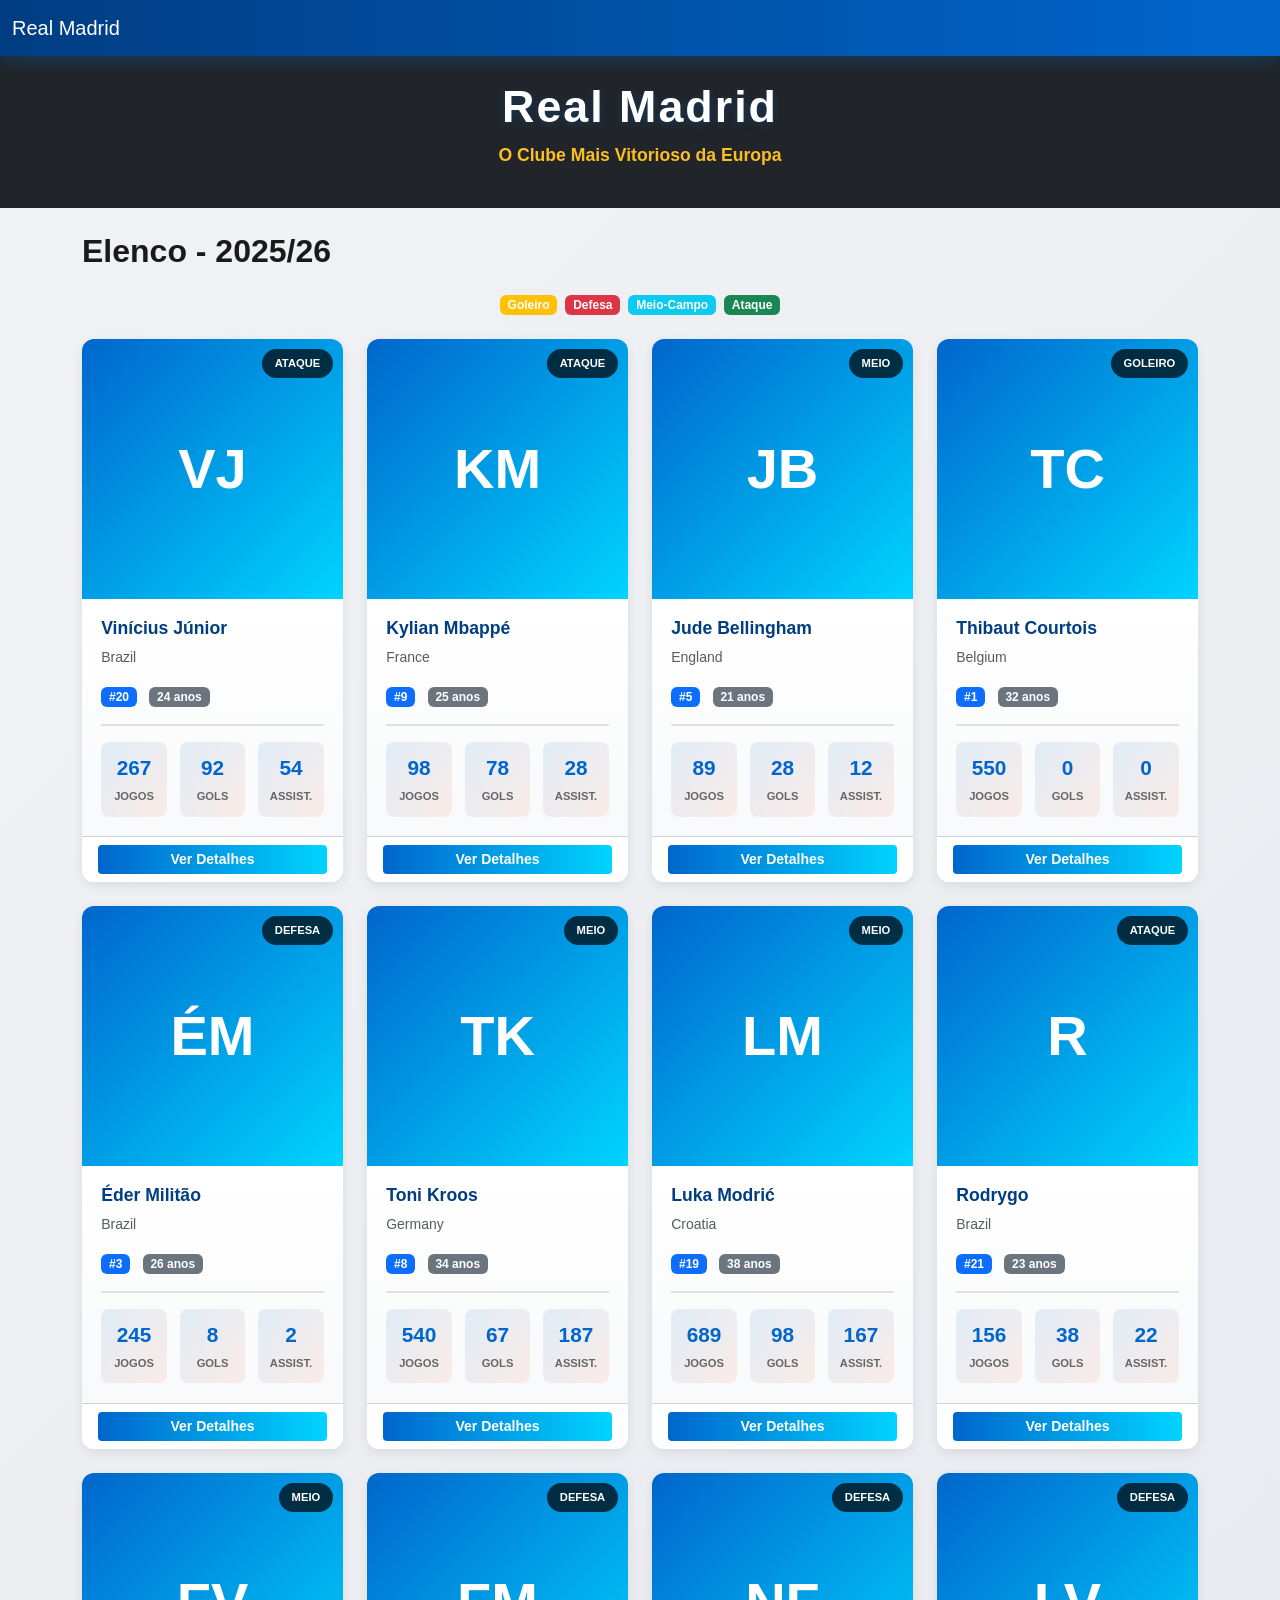
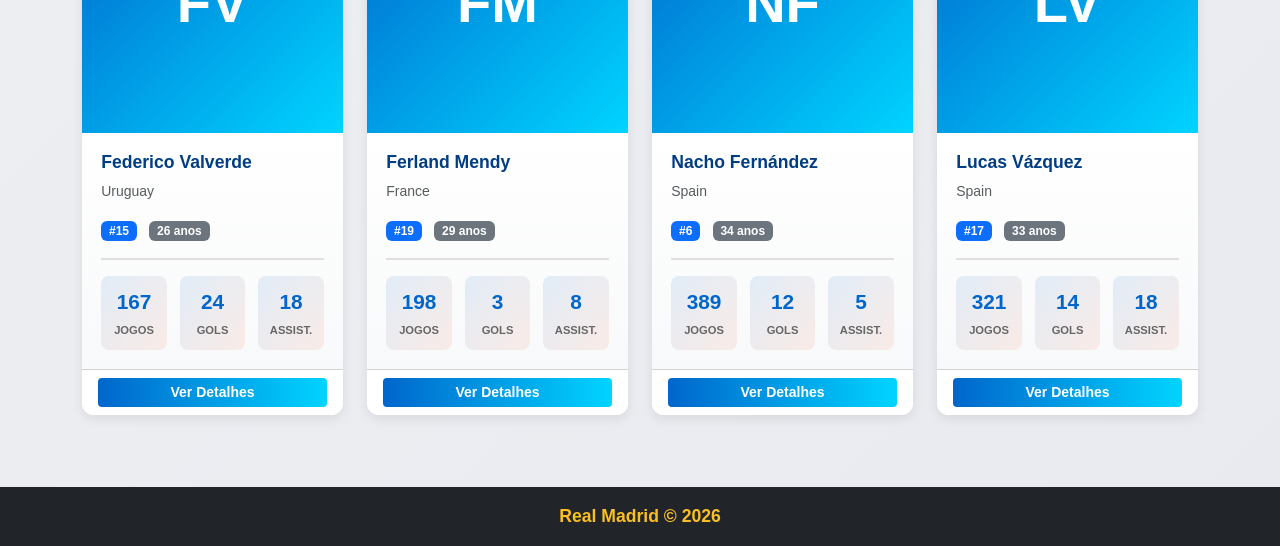
<file: index.html>
<!DOCTYPE html>
<html lang="pt-BR">
<head>
    <meta charset="UTF-8">
    <meta name="viewport" content="width=device-width, initial-scale=1.0">
    <title>Real Madrid</title>
    <link href="https://cdn.jsdelivr.net/npm/bootstrap@5.3.0/dist/css/bootstrap.min.css" rel="stylesheet">
    <link rel="stylesheet" href="css/style.css">
</head>
<body>
    <nav class="navbar navbar-dark bg-dark">
        <div class="container-fluid">
            <a href="index.html" class="navbar-brand">Real Madrid</a>
        </div>
    </nav>

    <div class="bg-dark text-white text-center py-4">
        <h1>Real Madrid</h1>
        <p>O Clube Mais Vitorioso da Europa</p>
    </div>

    <div class="container py-4">
        <h2 class="mb-4">Elenco - 2025/26</h2>
        
        <div class="d-flex gap-2 justify-content-center mb-4">
            <span class="badge bg-warning">Goleiro</span>
            <span class="badge bg-danger">Defesa</span>
            <span class="badge bg-info">Meio-Campo</span>
            <span class="badge bg-success">Ataque</span>
        </div>

        <div id="loading" class="text-center">
            <p>Carregando...</p>
        </div>

        <div id="error" class="alert alert-danger d-none">
            <span id="errorMessage"></span>
        </div>

        <div id="playersContainer" class="row g-4"></div>
    </div>

    <footer class="bg-dark text-white text-center py-3 mt-5">
        <p class="mb-0">Real Madrid © 2026</p>
    </footer>

    <script src="https://cdn.jsdelivr.net/npm/bootstrap@5.3.0/dist/js/bootstrap.bundle.min.js"></script>
    <script src="js/api.js"></script>
    <script src="js/script.js"></script>
</body>
</html>
</file>
<file: css/style.css>
:root {
    --primary: #003d82;
    --accent: #ff6b35;
    --dark: #1a1a1a;
    --light: #f0f2f5;
    --blue: #0066cc;
    --green: #2ecc71;
    --pink: #ff006e;
    --purple: #7c3aed;
    --yellow: #fbbf24;
}

body {
    font-family: 'Segoe UI', sans-serif;
    background: linear-gradient(135deg, #f0f2f5 0%, #e8eaef 100%);
    color: var(--dark);
}

a {
    color: var(--primary);
    text-decoration: none;
}

h1, h2, h3, h4, h5, h6 {
    color: var(--dark);
    font-weight: 600;
}

.navbar {
    background: linear-gradient(90deg, #003d82 0%, #0066cc 100%) !important;
    box-shadow: 0 4px 15px rgba(0,102,204,0.3);
}

.player-card {
    border: none;
    overflow: hidden;
    background: white;
    box-shadow: 0 4px 15px rgba(0,0,0,0.08);
    display: flex;
    flex-direction: column;
    height: 100%;
    transition: all 0.3s;
    border-radius: 12px;
    border-top: 4px solid #0066cc;
}

.player-card:hover {
    transform: translateY(-8px);
    box-shadow: 0 12px 24px rgba(0,102,204,0.2);
    border-top-color: #ff6b35;
}

.position-badge {
    position: absolute;
    top: 10px;
    right: 10px;
    padding: 0.4rem 0.8rem;
    border-radius: 25px;
    font-size: 0.7rem;
    font-weight: 700;
    z-index: 10;
    text-transform: uppercase;
    background: rgba(0,0,0,0.7) !important;
    color: white !important;
}

.player-image-wrapper {
    width: 100%;
    height: 260px;
    overflow: hidden;
    background: linear-gradient(135deg, #0066cc 0%, #00d4ff 100%);
    position: relative;
}

.player-image {
    width: 100%;
    height: 100%;
    object-fit: cover;
    transition: transform 0.3s;
}

.player-card:hover .player-image {
    transform: scale(1.05);
}

.card-body {
    padding: 1.2rem;
    flex-grow: 1;
    background: linear-gradient(to bottom, #fff 0%, #f8f9fa 100%);
}

.card-title {
    color: #003d82;
    font-weight: 800;
    margin-bottom: 0.5rem;
    font-size: 1.1rem;
}

.stats-row {
    display: grid;
    grid-template-columns: repeat(3, 1fr);
    gap: 0.8rem;
    text-align: center;
    padding: 1rem 0 0 0;
    border-top: 2px solid #e0e0e0;
    margin-top: 0.8rem;
}

.stat-item {
    background: linear-gradient(135deg, rgba(0,102,204,0.1) 0%, rgba(255,107,53,0.1) 100%);
    padding: 0.6rem;
    border-radius: 8px;
}

.stat-value {
    font-size: 1.3rem;
    font-weight: 800;
    color: #0066cc;
}

.stat-label {
    font-size: 0.7rem;
    color: #666;
    text-transform: uppercase;
    font-weight: 600;
}

.btn-primary {
    background: linear-gradient(90deg, #0066cc 0%, #00d4ff 100%);
    border: none;
    font-weight: 700;
    color: white;
}

.btn-primary:hover {
    background: linear-gradient(90deg, #0050a0 0%, #00a0cc 100%);
    color: white;
    transform: translateY(-2px);
    box-shadow: 0 4px 12px rgba(0,102,204,0.3);
}

.card {
    border: none;
    box-shadow: 0 4px 12px rgba(0,0,0,0.08);
    border-radius: 12px;
}

.bg-dark h1 {
    color: #ffffff;
    font-weight: 900;
    font-size: 2.8rem;
    text-shadow: 0 2px 8px rgba(0,102,204,0.3);
    letter-spacing: 2px;
}

.bg-dark p {
    color: #fbbf24;
    font-size: 1.1rem;
    font-weight: 600;
}

.player-image {
    background: linear-gradient(135deg, #0066cc 0%, #00d4ff 100%);
    display: flex;
    align-items: center;
    justify-content: center;
    font-size: 3rem;
    color: white;
    font-weight: 800;
}

.player-image[alt]::before {
    content: attr(alt);
    position: absolute;
    top: 50%;
    left: 50%;
    transform: translate(-50%, -50%);
    font-size: 1.2rem;
    font-weight: bold;
}

.alert {
    border-radius: 10px;
    border: none;
    background: linear-gradient(135deg, rgba(255,107,53,0.2) 0%, rgba(255,0,110,0.2) 100%);
}

footer {
    background-color: var(--dark);
    color: white;
    margin-top: 2rem;
}

@media (max-width: 768px) {
    .player-image-wrapper { height: 150px; }
    .stat-value { font-size: 1rem; }
    .stat-label { font-size: 0.6rem; }
}

@media (max-width: 576px) {
    .player-card { margin-bottom: 1rem; }
    .player-image-wrapper { height: 120px; }
    .card-body { padding: 0.75rem; }
}
</file>
